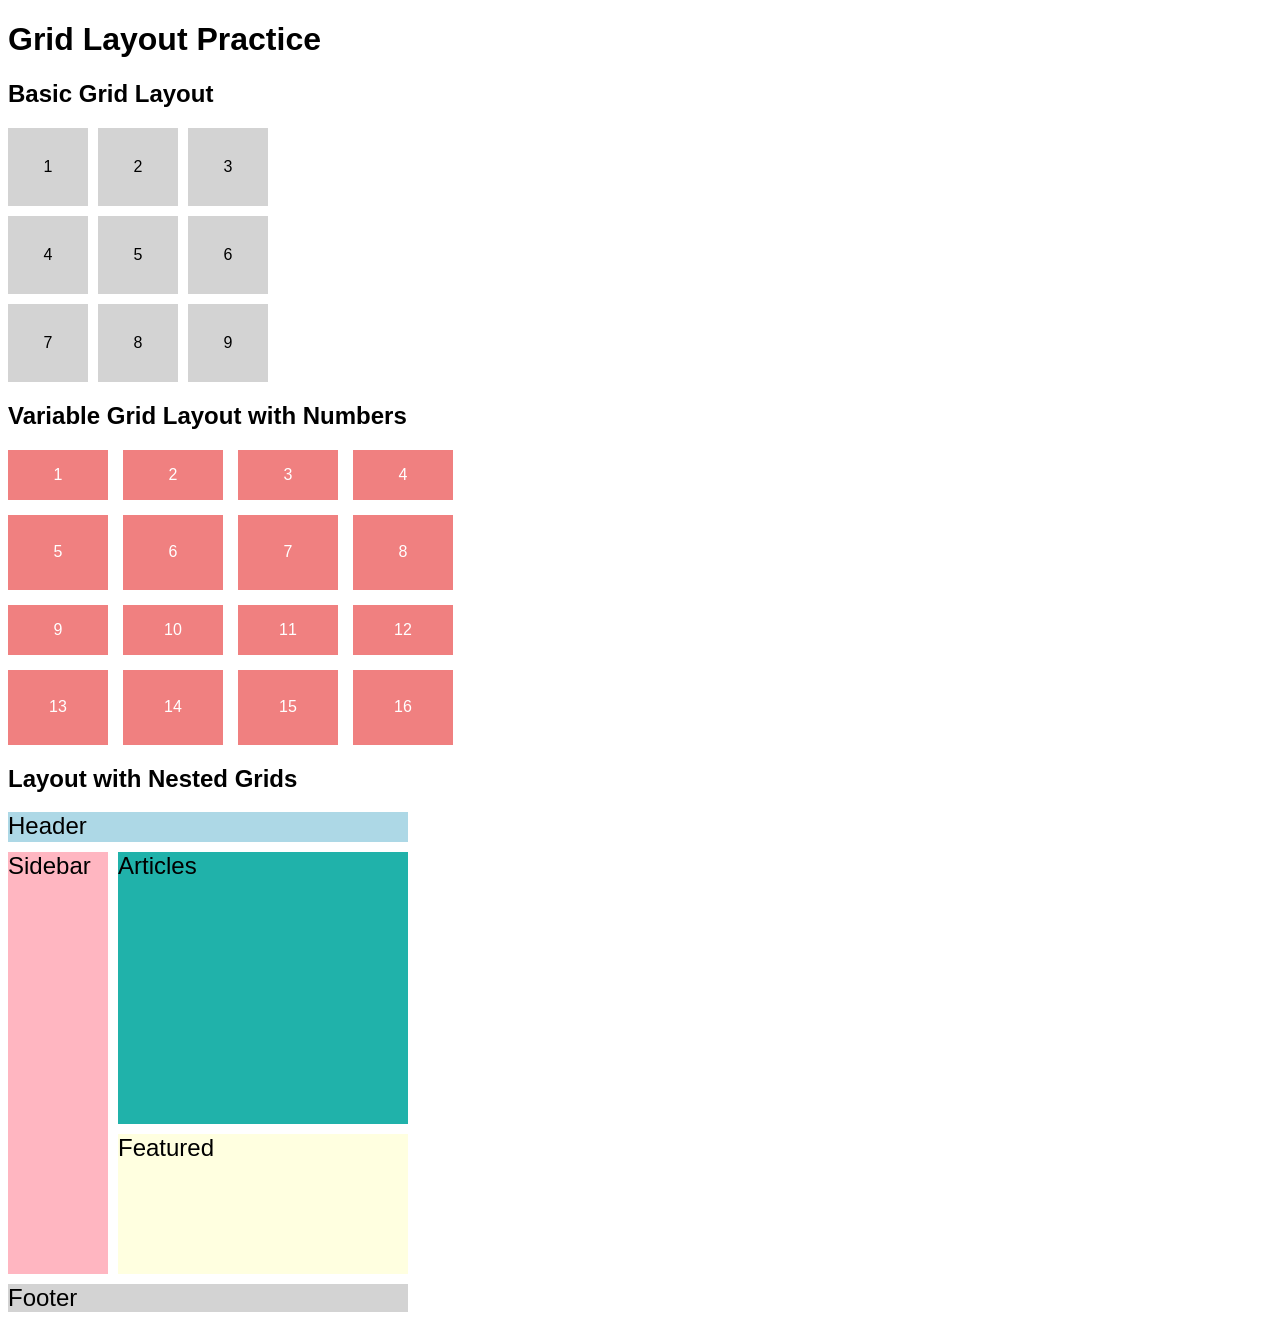
<file: beginning/part1/index.html>
<!DOCTYPE html>
<html lang="en">
<head>
    <meta charset="UTF-8">
    <meta name="viewport" content="width=device-width, initial-scale=1.0">
    <title>Grid Layout Practice</title>
    <link rel="stylesheet" href="css/styles.css">
</head>
<body>
    <h1>Grid Layout Practice</h1>
    <h2>Basic Grid Layout</h2>
    <div class="container g1">
        <div class="item i1">1</div>
        <div class="item i2">2</div>
        <div class="item i3">3</div>
        <div class="item i4">4</div>
        <div class="item i5">5</div>
        <div class="item i6">6</div>
        <div class="item i7">7</div>
        <div class="item i8">8</div>
        <div class="item i9">9</div>
    </div>

    <h2>Variable Grid Layout with Numbers</h2>
    <div class="container g2">
        <div class="item i1">1</div>
        <div class="item i2">2</div>
        <div class="item i3">3</div>
        <div class="item i4">4</div>
        <div class="item i5">5</div>
        <div class="item i6">6</div>
        <div class="item i7">7</div>
        <div class="item i8">8</div>
        <div class="item i9">9</div>
        <div class="item i10">10</div>
        <div class="item i11">11</div>
        <div class="item i12">12</div>
        <div class="item i13">13</div>
        <div class="item i14">14</div>
        <div class="item i15">15</div>
        <div class="item i16">16</div>
    </div>

    <h2>Layout with Nested Grids</h2>
    <div class="container g3">
        <header>Header</header>
        <aside>Sidebar</aside>
        <main>
            <div class="articles">Articles</div>
            <div class="featured">Featured</div>
        </main>
        <footer>Footer</footer>
    </div>
</body>
</html>
</file>
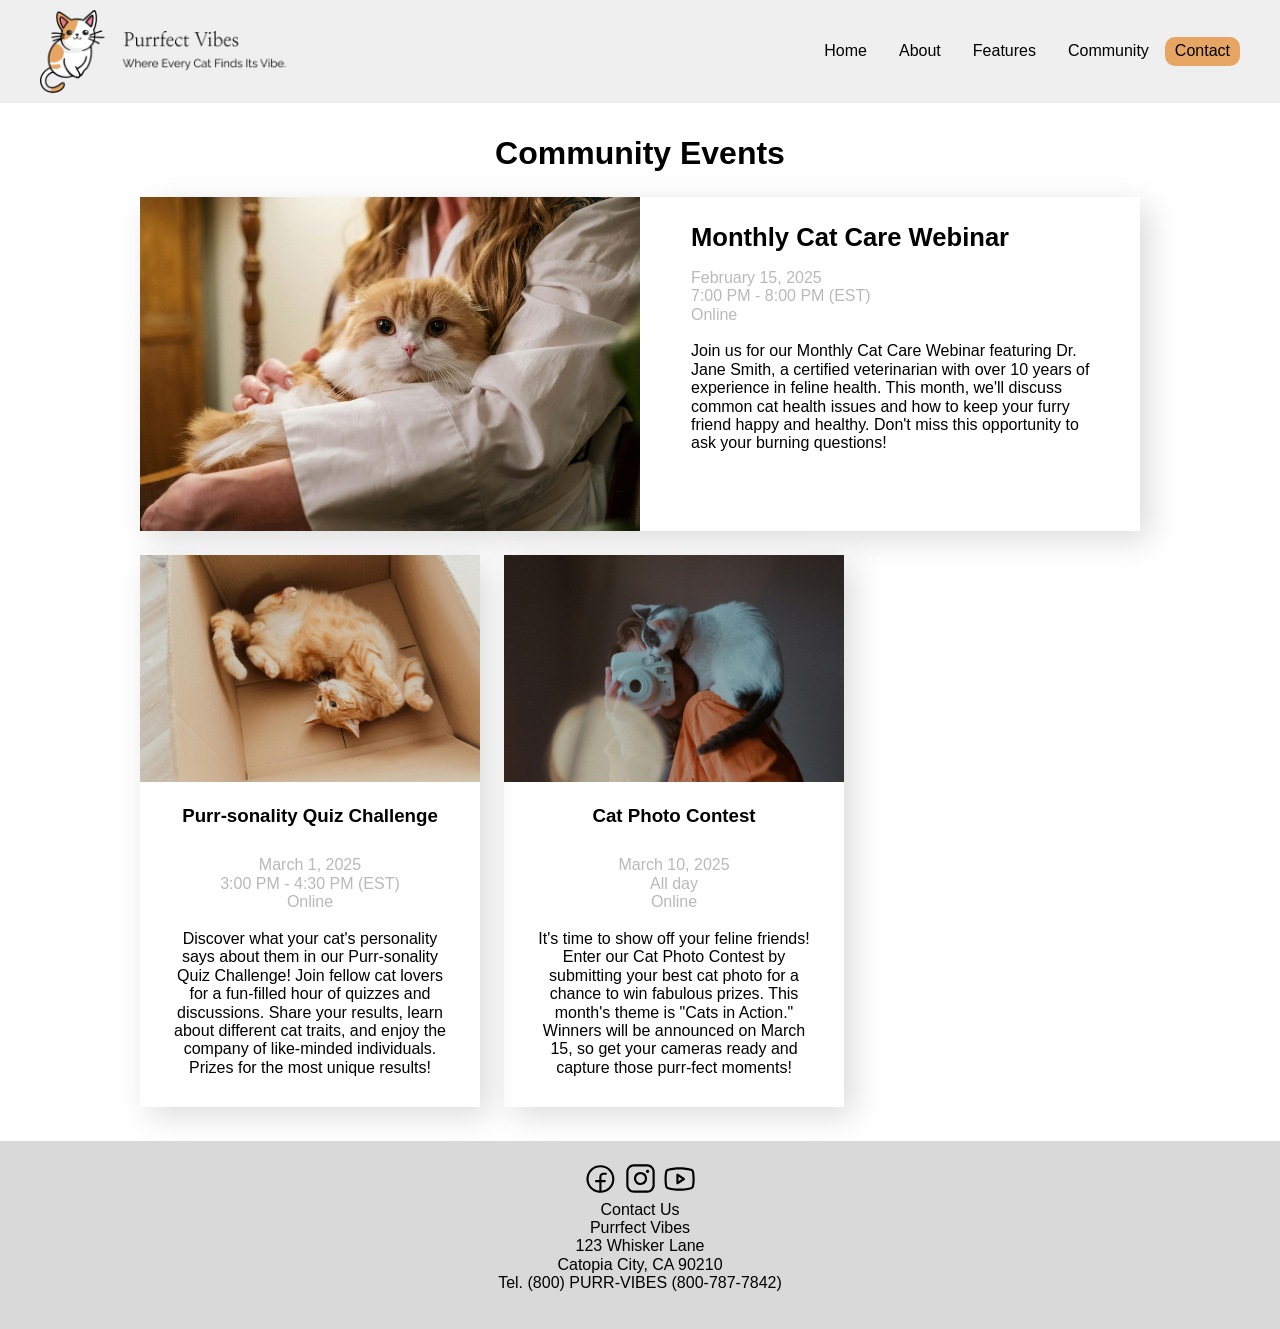
<file: beginning/part2/community.html>
<!doctype html>
<html lang="en">
<head>
	<meta charset="utf-8">
	<title>Purrfect Vibes Community Events</title>
    <link rel="stylesheet" href="css/normalize.css">
    <link rel="stylesheet" href="css/styles.css">
</head>

<body>
    <header>
        <div class="container">
            <img src="images/logo.png" alt="logo">
            <nav class="nav1">
                <ul>
                    <li><a href="#">Home</a></li>
                    <li><a href="#">About</a></li>
                    <li><a href="#">Features</a></li>
                    <li><a href="#">Community</a></li>
                </ul>
            </nav>
            <a href="#" class="button">Contact</a>
        </div>
    </header>
<h1>Community Events</h1>
<section class="community container">
    <div class="event-block featured">
        <img src="images/event-cat-care.jpg" alt="cat care">
        <div>
            <h2>Monthly Cat Care Webinar</h2>
            <p><span>February 15, 2025</span><br>
                <span>7:00 PM - 8:00 PM (EST)<br>
                Online</span><br><br>
                Join us for our Monthly Cat Care Webinar featuring Dr. Jane Smith, a certified veterinarian with over 10 years of experience in feline health. This month, we'll discuss common cat health issues and how to keep your furry friend happy and healthy. Don't miss this opportunity to ask your burning questions!</p>
        </div>
    </div>
    <div class="event-block">
        <img src="images/event-cat-quiz.jpg" alt="cat quizzes">
        <h3>Purr-sonality Quiz Challenge</h3>
        <p><span>March 1, 2025</span><br>
            <span>3:00 PM - 4:30 PM (EST)<br>
            Online</span><br><br>
            Discover what your cat's personality says about them in our Purr-sonality Quiz Challenge! Join fellow cat lovers for a fun-filled hour of quizzes and discussions. Share your results, learn about different cat traits, and enjoy the company of like-minded individuals. Prizes for the most unique results!</p>
    </div>
    <div class="event-block">
        <img src="images/event-cat-photo.jpg" alt="cat community">
        <h3>Cat Photo Contest</h3>
        <p><span>March 10, 2025</span><br>
            <span>All day<br>
            Online</span><br><br>
            It's time to show off your feline friends! Enter our Cat Photo Contest by submitting your best cat photo for a chance to win fabulous prizes. This month's theme is "Cats in Action." Winners will be announced on March 15, so get your cameras ready and capture those purr-fect moments!</p>
    </div>
</section>
<footer>
    <div>
        <a href="#"><img src="images/facebook.svg" alt="Facebook"></a>
        <a href="#"><img src="images/instagram.svg" alt="Instagram"></a>
        <a href="#"><img src="images/youtube.svg" alt="Youtube"></a>
    </div>
    <p>
        Contact Us<br>
        Purrfect Vibes<br>
        123 Whisker Lane<br>
        Catopia City, CA 90210<br>
        Tel. (800) PURR-VIBES (800-787-7842)<br>
    </p>
</footer>
</body>
</html>
</file>
<file: beginning/part1/css/styles.css>
body {
    font-size: 16px;
    font-family: Verdana, Geneva, Tahoma, sans-serif;
}

.container {
    display: grid;
}

.g1 {    
    grid-template-columns: repeat(3, 80px);
    gap: 10px;    
}

.g1 .item {
    box-sizing: border-box;
    background-color: lightgray;
    text-align: center;
    padding: 30px;
}

.g2 {
    grid-template-columns: repeat(4, 100px);
    grid-template-rows: repeat(2, 50px minmax(75px, 1fr));
    gap: 15px;
}

.g2 .item {
    box-sizing: border-box;
    color: white;
    background-color: lightcoral;
    text-align: center;
    align-content: center;
}

.g3 {
    grid-template-areas: 
    "header header"
    "aside main"
    "aside main"
    "footer footer";
    grid-template-rows: 30px 2fr 30px;
    grid-template-columns: 100px 2fr;
    font-size: 1.5em;
    text-align: start;
    height: 500px;
    width: 400px;
    gap: 10px
}

header {
    grid-area: header;
    background-color: lightblue;
}

aside {
    grid-area: aside;
    background-color: lightpink;

}

main {    
    display: grid;
    grid-template-rows: repeat(3, 2fr);
    grid-row: span 2;
    gap: 10px;
    height: auto;
}

main .articles {
    grid-area: articles;
    background-color: lightseagreen;
    grid-column: 1/3;
    grid-row: 1/3;
}

main .featured {
    grid-area: featured;
    background-color: lightyellow;
    grid-column: 1/3;
    grid-row: 3/5;
}

footer {
    grid-area: footer;
    background-color: lightgray;
}


/* figure out how to have main span whole box */
</file>
<file: beginning/part2/css/styles.css>
body {
    font-size: 16px;
    font-family: Arial, Helvetica, sans-serif;
    margin: 0;
}
h1 {
    font-size: 2em;
    font-weight: bold;
    text-align: center;
    margin: 1rem 0;
}
h2 {
    font-size: 1.6em;
    margin: 1rem 0;
}
p {
    margin: 0 0 1rem 0;
}
.container {
    max-width: 1200px;
    margin: auto;
    padding: 10px;
}
a {
    color: #e6a563;
}
header {
    background-color: #efefef;
    position: sticky;
    top: 0;
}
header a {
    text-decoration: none;
    color: #000
}
header a:hover {
    color: #e6a563;
}
header .container {
    padding: 10px;
    margin-bottom: 2em;
    display: flex;
    align-items: center;
    justify-content: flex-end;
}
header img {
    width: 250px;
    margin-right: auto;

}
header ul {
    list-style-type: none;
    display: flex;
    align-items: center;
}
.button {
    background-color: #e6a563;
    border-radius: 10px;
    padding: 5px 10px;
}
.button:hover {
    background-color: #fff;
}
nav li {
    margin: 0 1em;
}
footer {
    text-align: center;
    background-color: #D9D9D9;
    padding: 20px;
}
footer img {
    width: 35px;
}

.community {
    display: grid ;
    grid-template-columns: repeat(3, 1fr);
    grid-template-rows: repeat(3, auto);
    gap: 1.5em;
    width: 1000px;
}

.community span {
    color: #b9b9b9;
}

.featured {
    display: flex;
    gap: 1em;
    align-items: center;
    justify-content: center;
    box-shadow: 9px 9px 30px #dddcdc;
    grid-column: 1/4;
}

.featured div {
    align-self: flex-start;
    padding: 10px 35px;
}

.featured img {
    width: 500px;
    align-self: flex-start;
    justify-content: center;
}

.event-block:nth-child(2) {
    align-content: center;
    justify-content: center;
    grid-column: 1/2;
    grid-row: 2/3;
    box-shadow: 9px 9px 30px #dddcdc;
    text-align: center;
}

.event-block:nth-child(3) {
    align-content:center ;
    justify-content: center;
    grid-column: 2/3;
    grid-row: 2/3;
    box-shadow: 9px 9px 30px #dddcdc;
    text-align: center;
}

.event-block:nth-child(2) img {
    max-width: 340px;
}

 .event-block:nth-child(3) img {
    max-width: 340px;
    align-items: start;
 }

.event-block:nth-child(2) p, .event-block:nth-child(3) p {
    margin: 30px;
}




/* <div class="event-block featured">
        <img src="images/event-cat-care.jpg" alt="cat care">
        <h2>Monthly Cat Care Webinar</h2>
        <p><span>February 15, 2025</span><br>
            <span>7:00 PM - 8:00 PM (EST)<br>
            Online</span><br><br>
            Join us for our Monthly Cat Care Webinar featuring Dr. Jane Smith, a certified veterinarian with over 10 years of experience in feline health. This month, we'll discuss common cat health issues and how to keep your furry friend happy and healthy. Don't miss this opportunity to ask your burning questions!</p>
    </div> */
</file>
